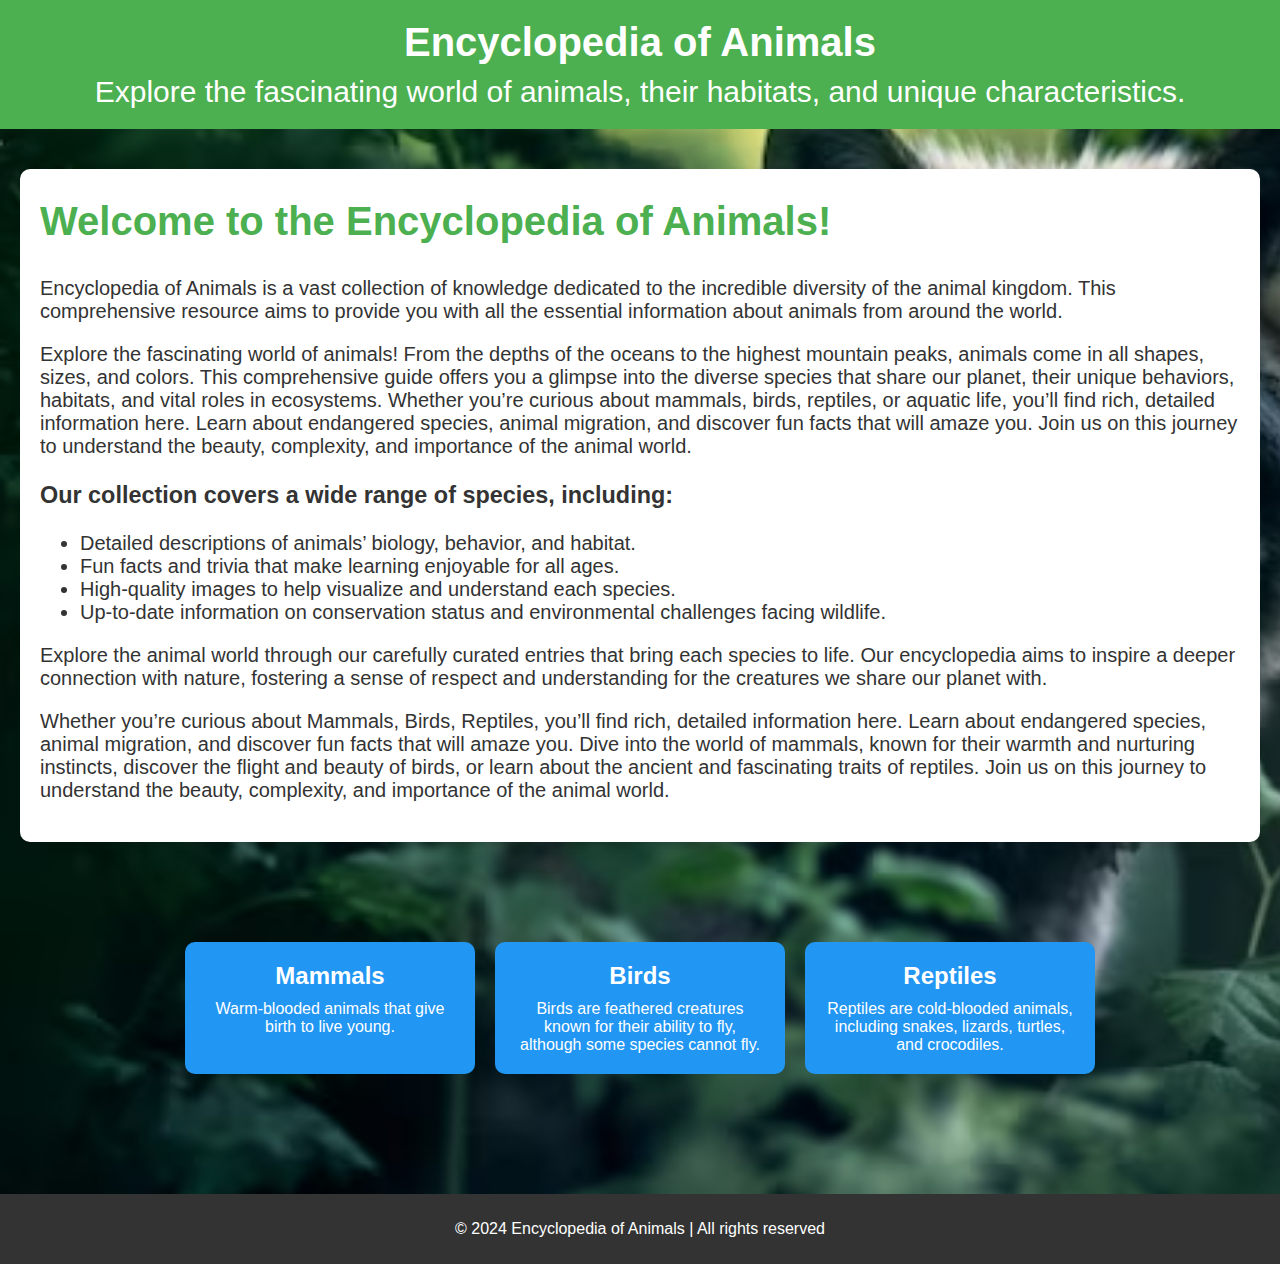
<file: index.html>
<!DOCTYPE html>
<html lang="en">
<head>
    <meta charset="UTF-8">
    <meta name="viewport" content="width=device-width, initial-scale=1.0">
    <title>Animal Encyclopedia</title>
    <link rel="stylesheet" href="index.css">
</head>
<body>
    <header>
        <h1>Encyclopedia of Animals</h1>
        <p>Explore the fascinating world of animals, their habitats, and unique characteristics.</p>
    </header>
    <main>
        <div>
        <section class="about">
            <h2>Welcome to the Encyclopedia of Animals! </h2><p> Encyclopedia of Animals is a vast collection of knowledge dedicated to the incredible diversity of the animal kingdom. This comprehensive resource aims to provide you with all the essential information about animals from around the world.</p>

            <p> Explore the fascinating world of animals! From the depths of the oceans to the highest mountain peaks, animals come in all shapes, sizes, and colors. This comprehensive guide offers you a glimpse into the diverse species that share our planet, their unique behaviors, habitats, and vital roles in ecosystems.
 Whether you’re curious about mammals, birds, reptiles, or aquatic life, you’ll find rich, detailed information here. Learn about endangered species, animal migration, and discover fun facts that will amaze you. Join us on this journey to understand the beauty, complexity, and importance of the animal world.
                
</p>                
            <h3><strong>Our collection covers a wide range of species, including:</strong></h3>
            <ul>
                <li>Detailed descriptions of animals’ biology, behavior, and habitat.</li>
                <li>Fun facts and trivia that make learning enjoyable for all ages.</li>
                <li>High-quality images to help visualize and understand each species.</li>
                <li>Up-to-date information on conservation status and environmental challenges facing wildlife.</li>
            </ul>

            <p>Explore the animal world through our carefully curated entries that bring each species to life. Our encyclopedia aims to inspire a deeper connection with nature, fostering a sense of respect and understanding for the creatures we share our planet with.</p>
            <p>Whether you’re curious about Mammals, Birds, Reptiles, you’ll find rich, detailed information here. Learn about endangered species, animal migration, and discover fun facts that will amaze you.

                Dive into the world of mammals, known for their warmth and nurturing instincts, discover the flight and beauty of birds, or learn about the ancient and fascinating traits of reptiles. Join us on this journey to understand the beauty, complexity, and importance of the animal world.
                
                </p>
        </section>
        </div>
        <section class="category">
            <a href="mammals.html" class="category-card">
                <h2>Mammals</h2>
                <p>Warm-blooded animals that give birth to live young.</p>
            </a>
            <a href="birds.html" class="category-card">
                <h2>Birds</h2>
                <p>Birds are feathered creatures known for their ability to fly, although some species cannot fly.</p>
                </a>
                <a href="reptiles.html" class="category-card">
                    <h2>Reptiles</h2>
                    <p>Reptiles are cold-blooded animals, including snakes, lizards, turtles, and crocodiles.</p>
                </a>
</section>
</main>
 <footer>
        <p>&copy; 2024 Encyclopedia of Animals | All rights reserved</p>
    </footer>
</file>
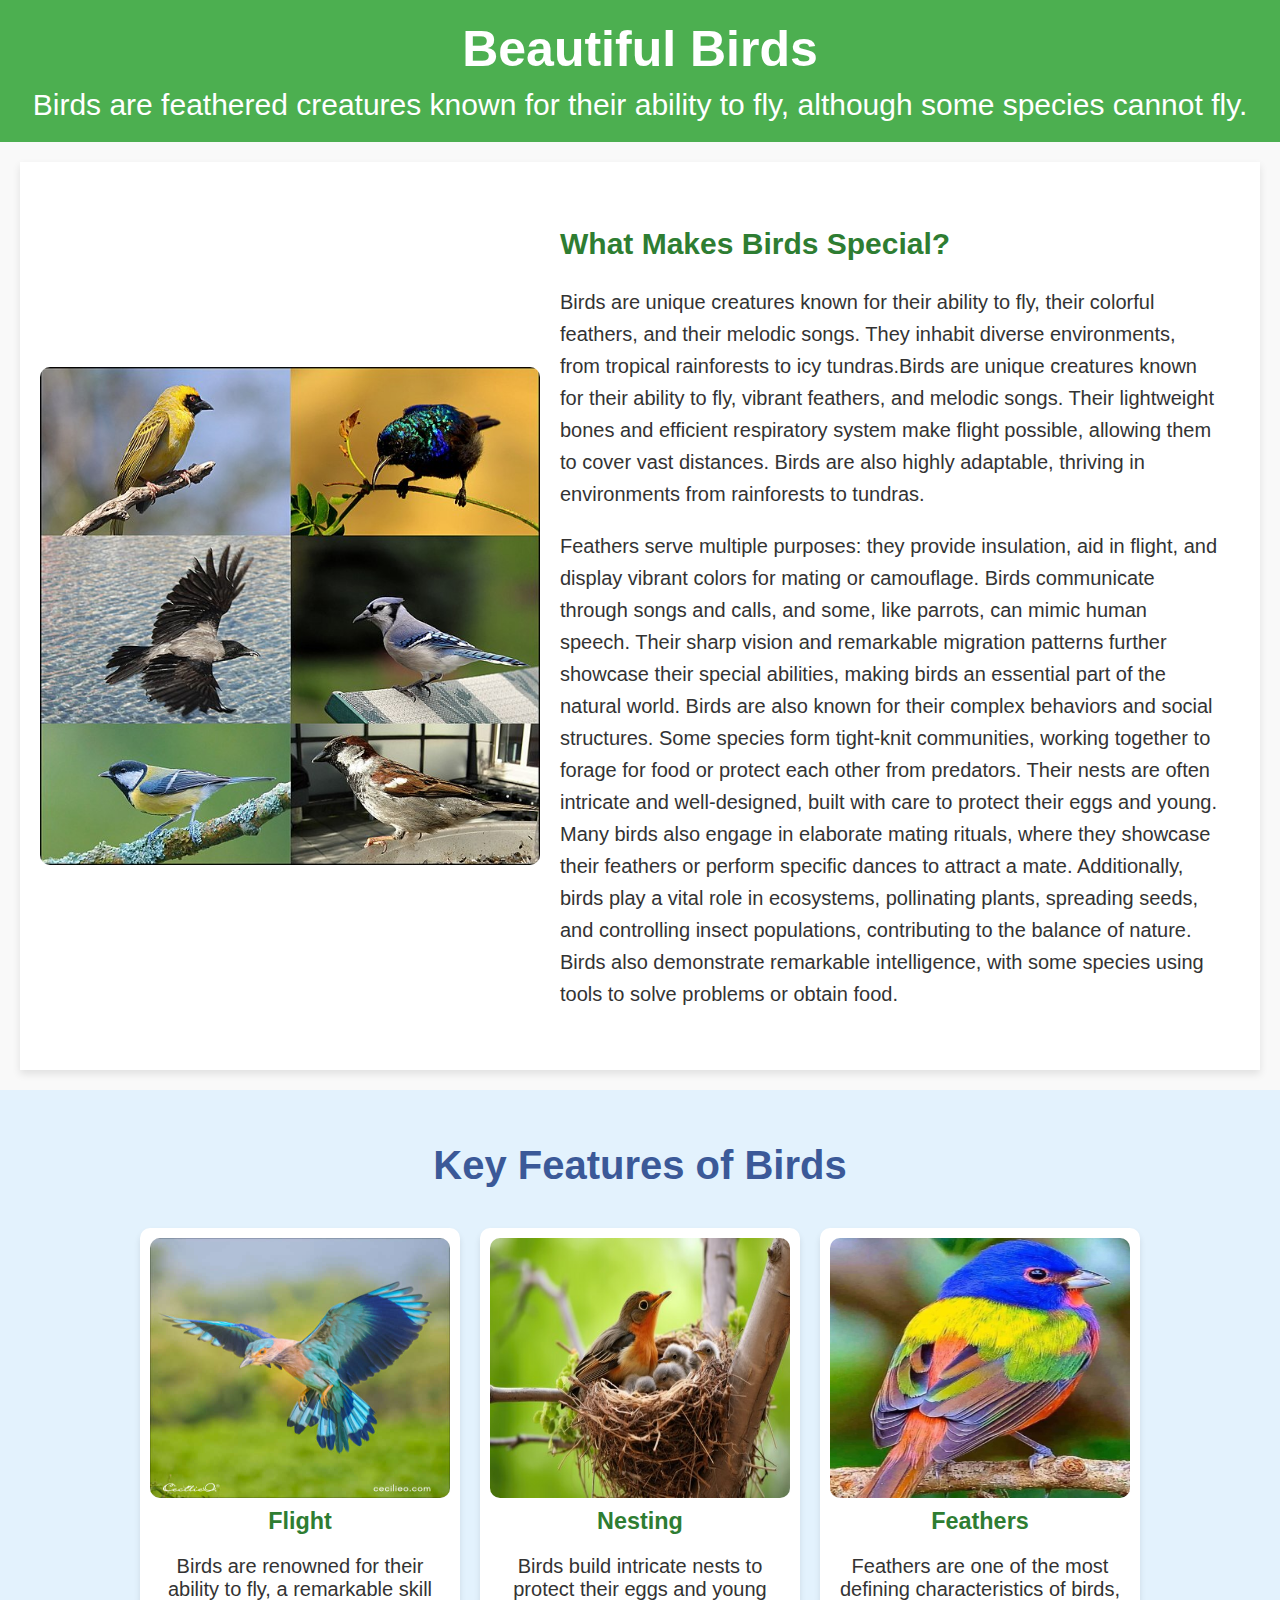
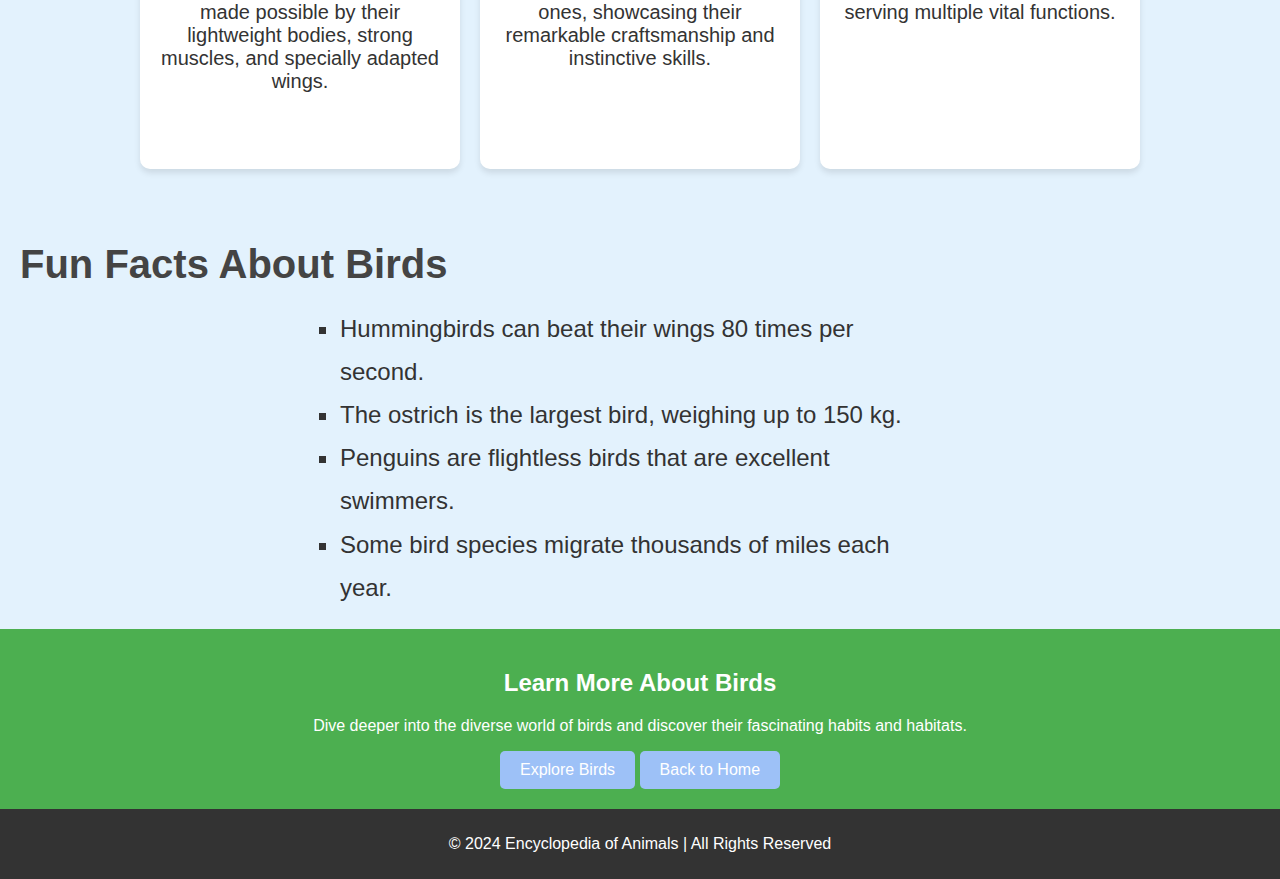
<file: birds.html>
<!DOCTYPE html>
<html lang="en">
<head>
    <meta charset="UTF-8">
    <meta name="viewport" content="width=device-width, initial-scale=1.0">
    <title>Birds | Encyclopedia of Animals</title>
    <link rel="stylesheet" href="birds.css">
</head>
<body>
    <header class="header">
        <h1>Beautiful Birds</h1>
      <p>Birds are feathered creatures known for their ability to fly, although some species cannot fly.</p>

    </header>

    <main>
        <!-- Hero Section -->
        <section class="hero">
            <img src="jai.jpg"Birds in the wild" class="hero-img">
            <div class="hero-text">
                <h2>What Makes Birds Special?</h2>
                <p>Birds are unique creatures known for their ability to fly, their colorful feathers, and their melodic songs. They inhabit diverse environments, from tropical rainforests to icy tundras.Birds are unique creatures known for their ability to fly, vibrant feathers, and melodic songs. Their lightweight bones and efficient respiratory system make flight possible, allowing them to cover vast distances. Birds are also highly adaptable, thriving in environments from rainforests to tundras.</p>
 <p>Feathers serve multiple purposes: they provide insulation, aid in flight, and display vibrant colors for mating or camouflage. Birds communicate through songs and calls, and some, like parrots, can mimic human speech. Their sharp vision and remarkable migration patterns further showcase their special abilities, making birds an essential part of the natural world.
    Birds are also known for their complex behaviors and social structures. Some species form tight-knit communities, working together to forage for food or protect each other from predators. Their nests are often intricate and well-designed, built with care to protect their eggs and young. Many birds also engage in elaborate mating rituals, where they showcase their feathers or perform specific dances to attract a mate. Additionally, birds play a vital role in ecosystems, pollinating plants, spreading seeds, and controlling insect populations, contributing to the balance of nature.
    Birds also demonstrate remarkable intelligence, with some species using tools to solve problems or obtain food. </p>
            </div>
        </section>

        <!-- Key Features Section -->
        <section class="features">
            <h2>Key Features of Birds</h2>
            <div class="feature-cards">
                <div class="card">
                    <img src="flight.jpg" alt="Bird in flight" class="card-2img">
                    <h3>Flight</h3>
                    <p>Birds are renowned for their ability to fly, a remarkable skill made possible by their lightweight bodies, strong muscles, and specially adapted wings.</p>
                </div>
                <div class="card">
                    <img src="nest.jpg" alt="Bird's nest" class="card-2img">
                    <h3>Nesting</h3>
                    <p>Birds build intricate nests to protect their eggs and young ones, showcasing their remarkable craftsmanship and instinctive skills. 
 </p>
                </div>
                <div class="card">
                    <img src="feathers.jpg" alt="Colorful feathers" class="card-2img">
                    <h3>Feathers</h3>
                    <p>Feathers are one of the most defining characteristics of birds, serving multiple vital functions. 
  </p>
                </div>
            </div>
        </section>
        <!-- Fun Facts Section -->
        <div class="fun-facts">
            <h2>Fun Facts About Birds</h2>
          <ul>
                <li>Hummingbirds can beat their wings 80 times per second.</li>
                <li>The ostrich is the largest bird, weighing up to 150 kg.</li>
                <li>Penguins are flightless birds that are excellent swimmers.</li>
                <li>Some bird species migrate thousands of miles each year.</li>
            </ul>
        </div>
        <!-- Call-to-Action Section -->
        <section class="cta">
            <h2>Learn More About Birds</h2>
            <p>Dive deeper into the diverse world of birds and discover their fascinating habits and habitats.</p>
            <a href="https://www.nationalgeographic.com/animals/birds" class="cta-button">Explore Birds</a>
            <a   href="index.html" class="homebutton">Back to Home</a>
        </section>
    </main>

    <footer>
        <p>&copy; 2024 Encyclopedia of Animals | All Rights Reserved</p>
    </footer>
</body>
</html>
</file>
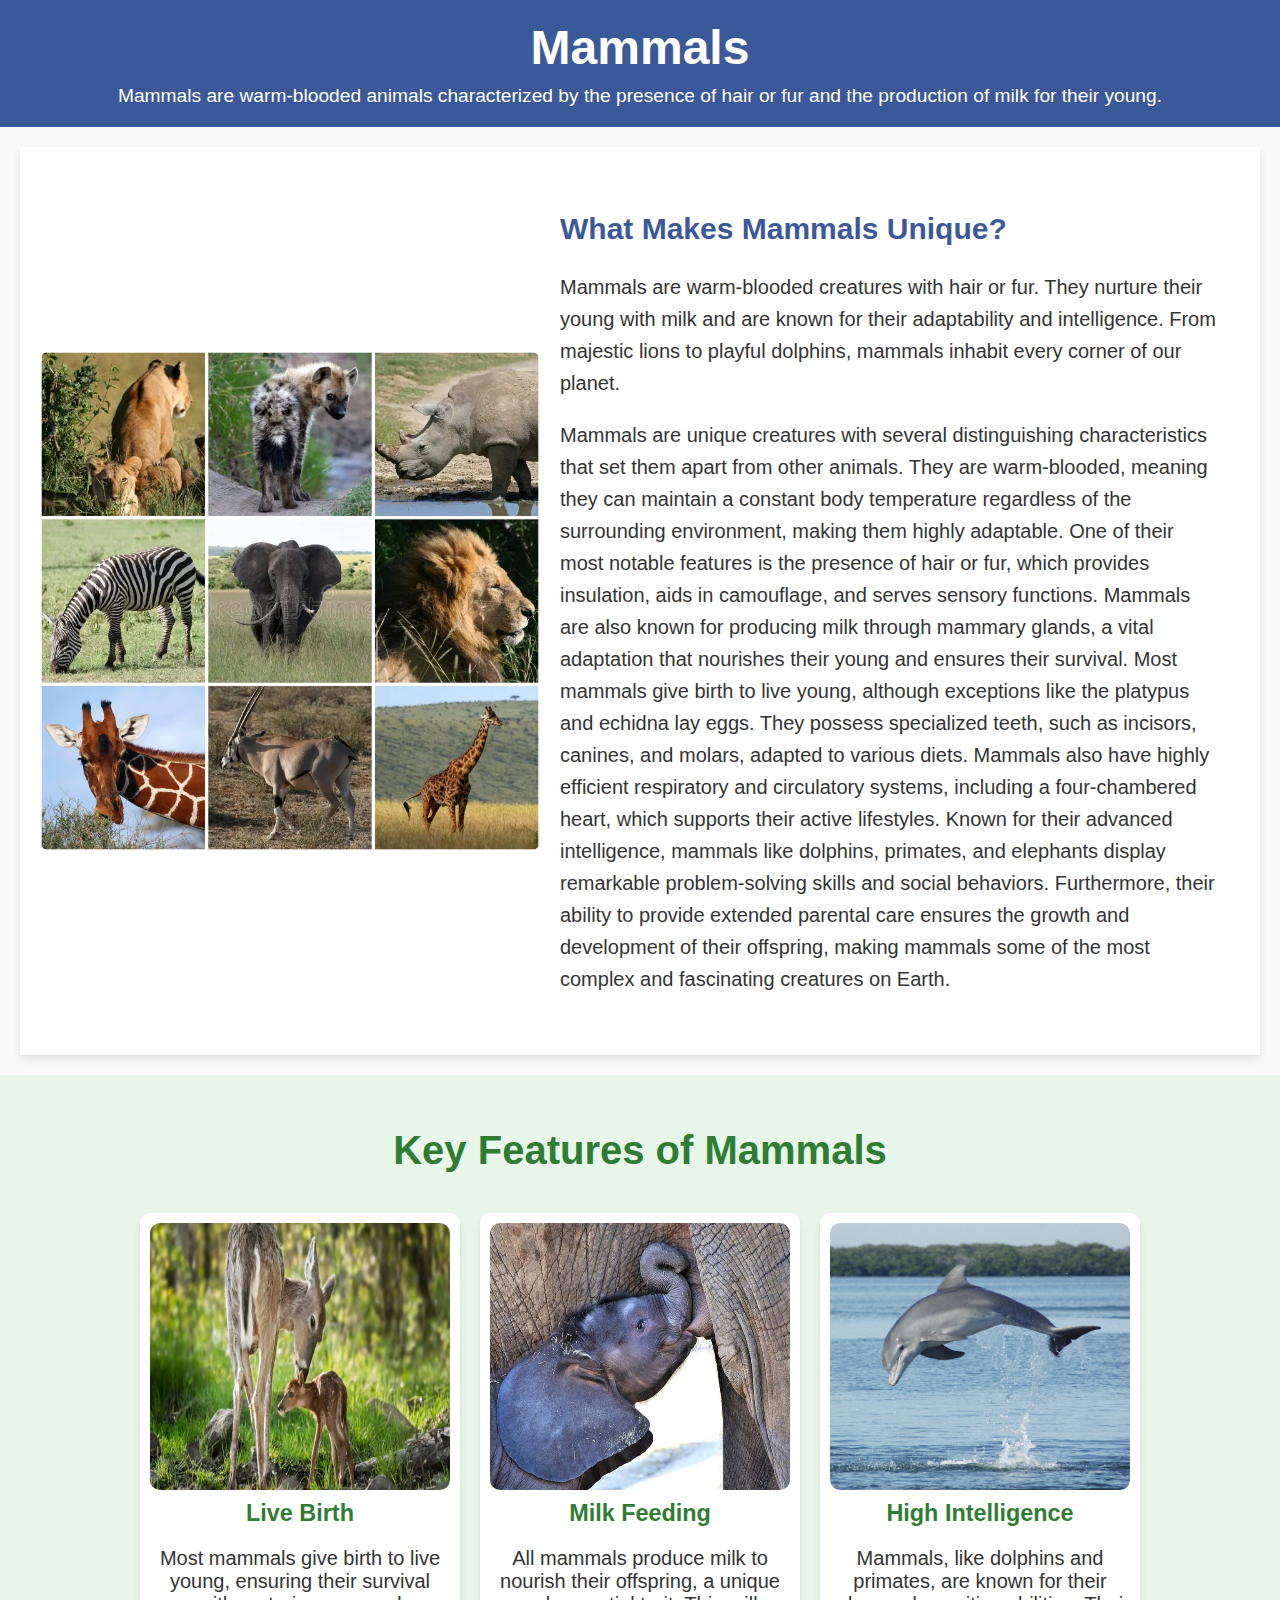
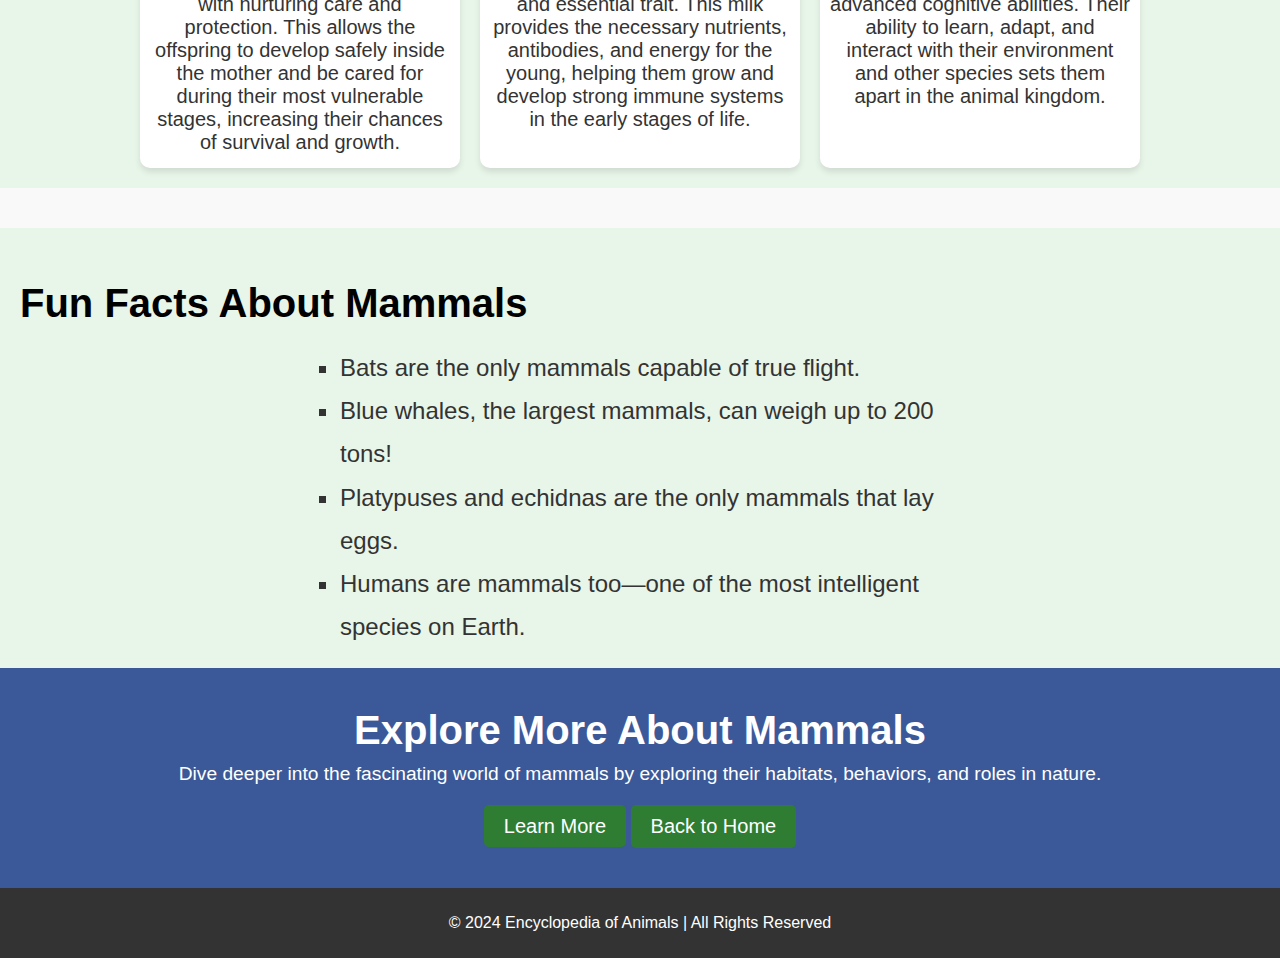
<file: mammals.html>
<!DOCTYPE html>
<html lang="en">
<head>
    <meta charset="UTF-8">
    <meta name="viewport" content="width=device-width, initial-scale=1.0">
    <title>Mammals | Encyclopedia of Animals</title>
    <link rel="stylesheet" href="mammals.css">
</head>
<body>
    <header class="header">
        <h1>Mammals</h1>
          <p>Mammals are warm-blooded animals characterized by the presence of hair or fur and the production of milk for their young.</p>
      
    </header>

    <main>
        <!-- Hero Section -->
        <section class="hero">
            <img src="mammals.webp" alt="Mammals in the wild" class="hero-img">
            <div class="hero-text">
                <h2>What Makes Mammals Unique?</h2>
                <p>Mammals are warm-blooded creatures with hair or fur. They nurture their young with milk and are known for their adaptability and intelligence. From majestic lions to playful dolphins, mammals inhabit every corner of our planet.</p>
                <p>Mammals are unique creatures with several distinguishing characteristics that set them apart from other animals. They are warm-blooded, meaning they can maintain a constant body temperature regardless of the surrounding environment, making them highly adaptable. One of their most notable features is the presence of hair or fur, which provides insulation, aids in camouflage, and serves sensory functions. Mammals are also known for producing milk through mammary glands, a vital adaptation that nourishes their young and ensures their survival. Most mammals give birth to live young, although exceptions like the platypus and echidna lay eggs. They possess specialized teeth, such as incisors, canines, and molars, adapted to various diets. Mammals also have highly efficient respiratory and circulatory systems, including a four-chambered heart, which supports their active lifestyles. Known for their advanced intelligence, mammals like dolphins, primates, and elephants display remarkable problem-solving skills and social behaviors. Furthermore, their ability to provide extended parental care ensures the growth and development of their offspring, making mammals some of the most complex and fascinating creatures on Earth.</p>
            </div>
        </section>

        <!-- Key Features Section -->
        <section class="features">
            <h2>Key Features of Mammals</h2>
            <div class="feature-cards">
                <div class="card">
                    <img src="deer.webp" alt="Live Birth" class="card-2img">
                    <h3>Live Birth</h3>
                    <p> Most mammals give birth to live young, ensuring their survival with nurturing care and protection. This allows the offspring to develop safely inside the mother and be cared for during their most vulnerable stages, increasing their chances of survival and growth.</p>
                </div>
                <div class="card">
                    <img src="ele.jpg" alt="Milk Feeding" class="card-2img">
                    <h3>Milk Feeding</h3>
                    <p>All mammals produce milk to nourish their offspring, a unique and essential trait. This milk provides the necessary nutrients, antibodies, and energy for the young, helping them grow and develop strong immune systems in the early stages of life.
                    </p>
                </div>
                <div class="card">
                    <img src="dolphin.jpg" alt="Intelligence" class="card-2img">
                    <h3>High Intelligence</h3>
                    <p>Mammals, like dolphins and primates, are known for their advanced cognitive abilities. Their ability to learn, adapt, and interact with their environment and other species sets them apart in the animal kingdom.
</p>
                </div>
            </div>
        </section>

        <!-- Fun Facts Section -->
        <section class="fun-facts">
            <h2>Fun Facts About Mammals</h2>
            <ul>
                <li>Bats are the only mammals capable of true flight.</li>
                <li>Blue whales, the largest mammals, can weigh up to 200 tons!</li>
                <li>Platypuses and echidnas are the only mammals that lay eggs.</li>
                <li>Humans are mammals too—one of the most intelligent species on Earth.</li>
            </ul>
        </section>

        <!-- Call-to-Action Section -->
        <section class="cta">
            <h2>Explore More About Mammals</h2>
            <p>Dive deeper into the fascinating world of mammals by exploring their habitats, behaviors, and roles in nature.</p>
            <a href="https://kids.nationalgeographic.com/animals/mammals" class="cta-button">Learn More</a>
            <a href="index.html" class="homebutton">Back to Home</a>
        </section>
    </main>

    <footer>
        <p>&copy; 2024 Encyclopedia of Animals | All Rights Reserved</p>
    </footer>
</body>
</html>
</file>
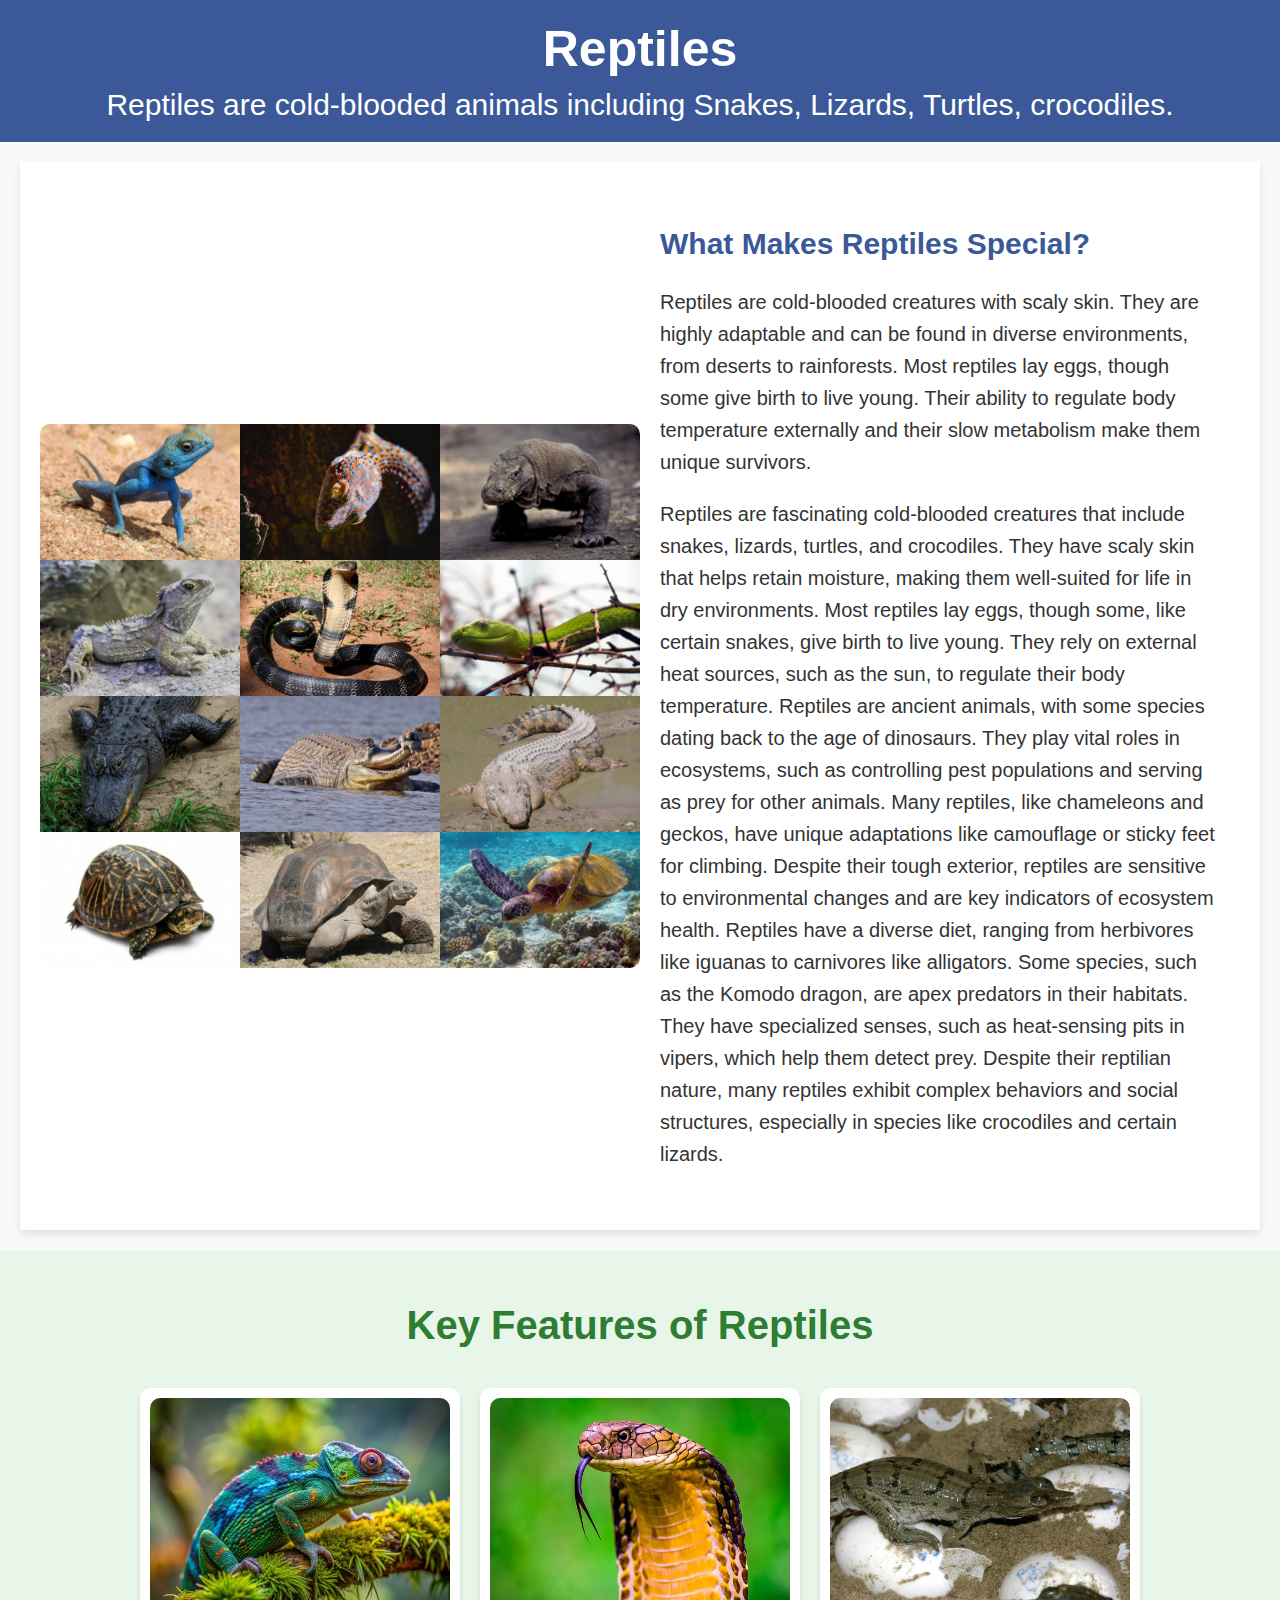
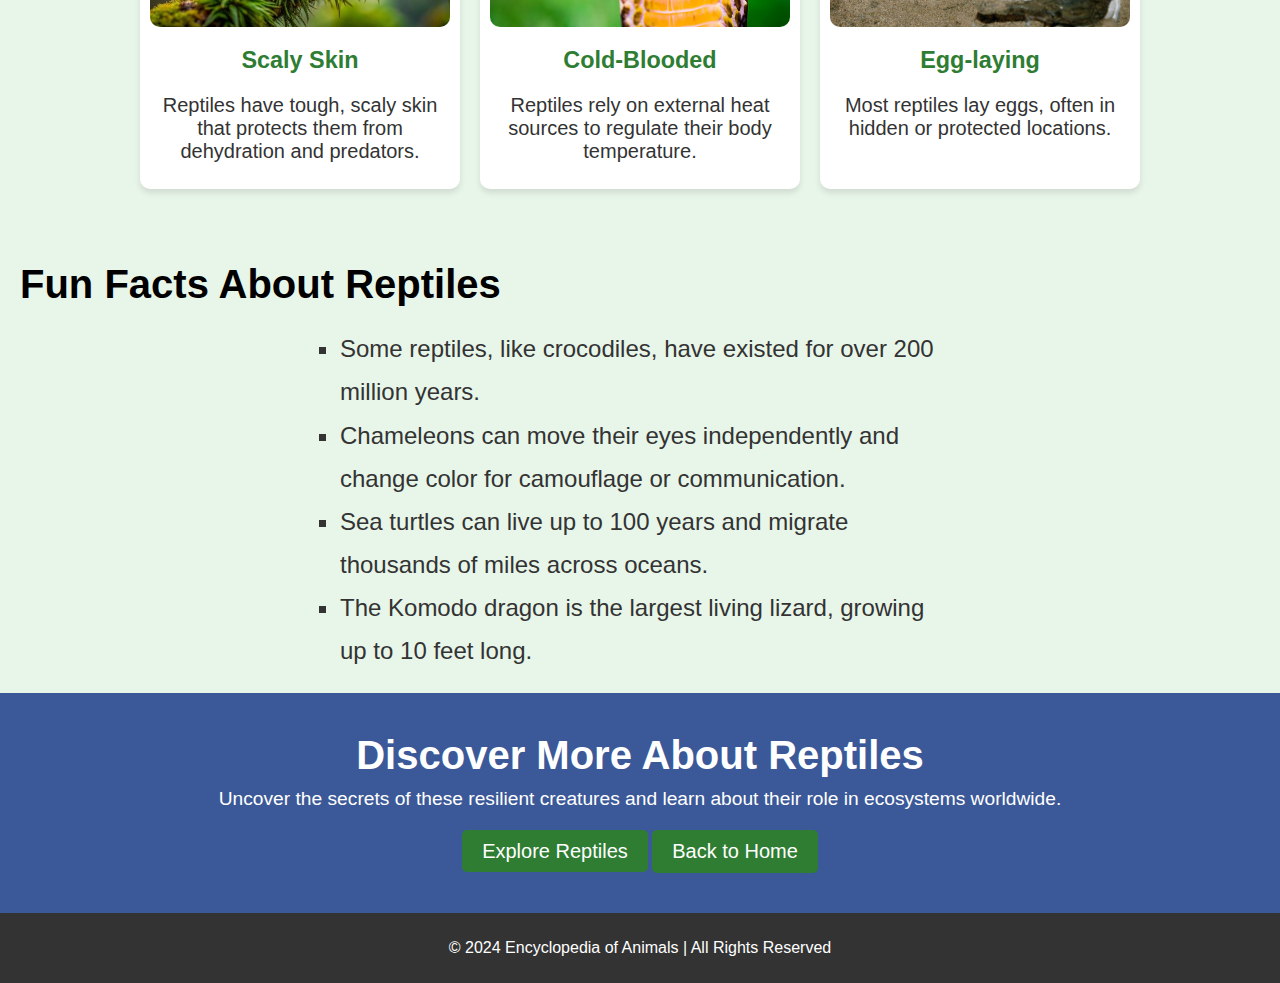
<file: reptiles.html>
</html>
<!DOCTYPE html>
<html lang="en">
<head>
    <meta charset="UTF-8">
    <meta name="viewport" content="width=device-width, initial-scale=1.0">
    <title>Reptiles | Encyclopedia of Animals</title>
    <link rel="stylesheet" href="reptiles.css">
</head>
<body>
    <header class="header">
        <h1>Reptiles</h1>
        <p>Reptiles are cold-blooded animals including Snakes, Lizards, Turtles, crocodiles.</p>
    </header>

    <main>
        <!-- Hero Section -->
        <section class="hero">
            <img src="reptiles.jpg" 
                 alt="Reptiles in the wild" class="hero-img">
            <div class="hero-text">
                <h2>What Makes Reptiles Special?</h2>
                <p>Reptiles are cold-blooded creatures with scaly skin. They are highly adaptable and can be found in diverse environments, from deserts to rainforests. Most reptiles lay eggs, though some give birth to live young. Their ability to regulate body temperature externally and their slow metabolism make them unique survivors.</p>
          <p>Reptiles are fascinating cold-blooded creatures that include snakes, lizards, turtles, and crocodiles. They have scaly skin that helps retain moisture, making them well-suited for life in dry environments. Most reptiles lay eggs, though some, like certain snakes, give birth to live young. They rely on external heat sources, such as the sun, to regulate their body temperature.
Reptiles are ancient animals, with some species dating back to the age of dinosaurs. They play vital roles in ecosystems, such as controlling pest populations and serving as prey for other animals. Many reptiles, like chameleons and geckos, have unique adaptations like camouflage or sticky feet for climbing. Despite their tough exterior, reptiles are sensitive to environmental changes and are key indicators of ecosystem health.
Reptiles have a diverse diet, ranging from herbivores like iguanas to carnivores like alligators. Some species, such as the Komodo dragon, are apex predators in their habitats. They have specialized senses, such as heat-sensing pits in vipers, which help them detect prey. Despite their reptilian nature, many reptiles exhibit complex behaviors and social structures, especially in species like crocodiles and certain lizards.</p>  </div>
        </section>

        <!-- Key Features Section -->
        <section class="features">
            <h2>Key Features of Reptiles</h2>
            <div class="feature-cards">
                <div class="card">
                    <img src="chomeleon.jpg" 
                         alt="Scaly skin" class="card-img">
                    <h3>Scaly Skin</h3>
                    <p>Reptiles have tough, scaly skin that protects them from dehydration and predators.</p>
                </div>
                <div class="card">
                    <img src="snake.webp" 
                         alt="Cold-blooded" class="card-img">
                    <h3>Cold-Blooded</h3>
                    <p>Reptiles rely on external heat sources to regulate their body temperature.</p>
                </div>
                <div class="card">
                    <img src="egg.jpg" 
                         alt="Egg-laying" class="card-img">
                    <h3>Egg-laying</h3>
                    <p>Most reptiles lay eggs, often in hidden or protected locations.</p>
                </div>
            </div>
        </section>

        <!-- Fun Facts Section -->
        <section class="fun-facts">
            <h2>Fun Facts About Reptiles</h2>
            <ul>
                <li>Some reptiles, like crocodiles, have existed for over 200 million years.</li>
                <li>Chameleons can move their eyes independently and change color for camouflage or communication.</li>
                <li>Sea turtles can live up to 100 years and migrate thousands of miles across oceans.</li>
                <li>The Komodo dragon is the largest living lizard, growing up to 10 feet long.</li>
            </ul>
        </section>

        <!-- Call-to-Action Section -->
        <section class="cta">
            <h2>Discover More About Reptiles</h2>
            <p>Uncover the secrets of these resilient creatures and learn about their role in ecosystems worldwide.</p>
            <a href="https://www.nationalgeographic.com/animals/reptiles/" class="cta-button">Explore Reptiles</a>
            <a href="index.html" class="homebutton">Back to Home</a>
        </section>
    </main>

    <footer>
        <p>&copy; 2024 Encyclopedia of Animals | All Rights Reserved</p>
    </footer>
</body>
</html>
</file>
<file: index.css>
/* General Styles */
body {
    font-family: Arial, sans-serif;
    margin: 0;
    padding: 0;
    background-color: #f5f5f5;
    color: #333;
    background-image: url('ami.avif');
    background-size: cover;
}

header {
    background: #4caf50;
    color: white;
    text-align: center;
    padding: 20px;
}
h1 {
    margin: 0;
    font-size: 40px;
}

header p {
    margin: 10px 0 0;
    font-size: 30px;
}

main {
    padding: 20px;
}

.category {
    display: flex;
    justify-content: center;
    gap: 20px;
    flex-wrap: wrap;
    padding-top: 80px;
}

.category-card {
    text-decoration: none;
    color: white;
    background: #2196f3;
    padding: 20px;
    border-radius: 10px;
    width: 250px;
    text-align: center;
    transition: transform 0.3s, background-color 0.3s;
}

.category-card:hover {
    background: #1976d2;
    transform: scale(1.05);
}

.category-card h2 {
    margin: 0;
    font-size: 1.5em;
}

.category-card p {
    margin: 10px 0 0;
    font-size: 16px;
}
.about {
    background-color: #ffffff;
    border-radius: 10px;
    padding: 20px;
    margin: 20px 0;
    box-shadow: 0 4px 8px rgba(0, 0, 0, 0.1);
    font-size:20px;
}
.about h2 {
    font-size: 2em;
    color: #4caf50;
    margin-top: 10px;
}
footer {
    text-align: center;
    background: #333;
    color: white;
    padding: 10px 0;
    margin-top: 100px;
}
</file>
<file: birds.css>
/* General Styles */
body {
  font-family: Arial, sans-serif;
  margin: 0;
  padding: 0;
  background-color: #f9f9f9;
  color: #333;
}

.header {
  text-align: center;
  background-color: #4caf50; /* Green header background */
  color: #fff;
  padding: 20px 0;
}
header h1{
  font-size: 50px;
margin: 0;
}
header p{
  font-size: 30px;
  margin: 10px 0 0;
}
.hero {
  display: flex;
  flex-wrap: wrap;
  align-items: center;
  padding: 20px;
  box-shadow: 0 4px 8px rgba(0, 0, 0, 0.1);
    margin: 20px;
    background: #ffffff;

}

.hero-img {
  width: 50%;
  border-radius: 10px;
  margin: auto;
  max-width: 500px;
 
}

.hero-text {
  flex: 1;
  padding: 20px;
}
.hero-text h2{
  font-size: 30px;
  color:#2e7d32;
}
.hero-text p{
  line-height: 1.6;
  font-size: 20px;
}

.features {
  padding: 20px;
  background-color: #e3f2fd; /* Light blue for the features section */
  text-align: center;
}

.features h2 {
  color: #3b5998; /* Blue for section title */
  font-size: 40px;
  margin-bottom: 40px;
}

.feature-cards {
  display: flex;
  justify-content: center;
  flex-wrap: wrap;
  gap:20px;
}

.card {
  background-color: white;
  border-radius: 10px;
  box-shadow: 0 4px 6px rgba(0, 0, 0, 0.1);
  padding: 10px;
  text-align: center;
  width: 300px;
  font-size: 20px;
  
}
.card h3{
  color: #2e7d32;
  margin: 10px 0;
}

.card-img {
  width: 100%;
  border-radius: 10px;
  margin-bottom: 10px;
  height: 60%;
}

.fun-facts {
  padding: 20px;
  background-color:  #e3f2fd; /* Yellow for fun facts */

}

.fun-facts h2 {
  text-align: left;
  color: #444;
  font-size: 40px;
  margin-bottom: 20px;
}

.fun-facts ul {
  list-style-type: square;
  padding-left: 0px;
  font-size: 1.5em;
  margin: 0 auto;
  max-width: 600px;
  line-height: 1.8;
}

.cta {
  text-align: center;
  padding: 20px;
  background-color: #4caf50 ; /* Blue for CTA */
  color: white;
}

.cta-button {
  text-decoration: none;
  color: white;
  background-color: #9dc1f7 ; /* Orange for button */
  padding: 10px 20px;
  border-radius: 5px;
  display: inline-block;
}
.homebutton{
  text-decoration: none;
  color: white;
  background-color: #9dc1f7 ; /* Orange for button */
  padding: 10px 20px;
  border-radius: 5px;
  display: inline-block;
  

}

.cta-button:hover {
  background-color: #f44336; /* Red on hover */
}
.homebutton:hover{
  background-color:#f44336 ;
}

footer {
  text-align: center;
  padding: 10px;
  background-color: #333;
  color: white;
}
.card-2img{
    display: flex;
    justify-content: center;
    flex-wrap: wrap;
    gap: 20px;
    height: 50%;
    width: 100%;
    border-radius: 10px;
    font-size: 30px;
  }
</file>
<file: mammals.css>
/* General Styles */
body {
  font-family: Arial, sans-serif;
  margin: 0;
  padding: 0;
  color: #333;
  background-color: #f9f9f9;
}

header {
  background: #3b5998;
  color: white;
  text-align: center;
  padding: 20px 0;
}

header h1 {
  font-size: 3em;
  margin: 0;
}

header p {
  font-size: 1.2em;
  margin: 10px 0 0;
}

/* Hero Section */
.hero {
  display: flex;
  flex-wrap: wrap;
  align-items: center;
  padding: 20px;
  background: #ffffff;
  box-shadow: 0 4px 8px rgba(0, 0, 0, 0.1);
  margin: 20px;
}

.hero-img {
  width: 50%;
  max-width: 500px;
  border-radius: 10px;
  margin: auto;
}

.hero-text {
  flex: 1;
  padding: 20px;
}

.hero-text h2 {
  font-size: 30px;
  color: #3b5998;
}

.hero-text p {
  line-height: 1.6;
  font-size:20px
}

/* Key Features Section */
.features {
  padding: 20px;
  text-align: center;
  background: #e8f5e9;
  margin-bottom: 40px;
}

.features h2 {
  font-size: 40px;
  margin-bottom: 40px;
  color: #2e7d32;
}

.feature-cards {
  display: flex;
  justify-content: center;
  flex-wrap: wrap;
  gap: 20px;
}

.card {
  background: white;
  border-radius: 10px;
  box-shadow: 0 4px 6px rgba(0, 0, 0, 0.1);
  text-align: center;
  padding: 10px;
  width: 300px;
  font-size: 20px;
}

.card-img {
  width: 100%;
  border-radius: 10px;
  margin-bottom: 10px;
}

.card h3 {
  color: #2e7d32;
  margin: 10px 0;
}

/* Fun Facts Section */
.fun-facts {
  background: #e8f5e9;
  padding: 20px;
}

.fun-facts h2 {
  font-size: 2.5em;
  color: black;
  text-align: left;
  margin-bottom: 20px;
}

.fun-facts ul {
  list-style-type: square;
  margin: 0 auto;
  max-width: 600px;
  font-size: 1.5em;
  padding-left: 0px;
  line-height: 1.8;
  
}



/* CTA Section */
.cta {
  background: #3b5998;
  color: white;
  text-align: center;
  padding: 40px 20px;
}

.cta h2 {
  font-size: 2.5em;
  margin: 0 0 10px;
}

.cta p {
  font-size: 1.2em;
  margin: 10px 0 20px;
}

.cta-button {
  background: #2e7d32;
  color: white;
  text-decoration: none;
  padding: 10px 20px;
  border-radius: 5px;
  font-size: 20px;
  transition: background 0.3s;
}

.cta-button:hover, .homebutton:hover {
  background: #1b5e20;
}

/* Footer */
footer {
  text-align: center;
  background: #333;
  color: white;
  padding: 10px 0;
}
.card-2img {
  display: flex;
  justify-content: center;
  flex-wrap: wrap;
  gap: 20px;
  height: 50%;
  width: 100%;
  border-radius: 10px;
  font-size: 30px;
}
.homebutton{
  text-decoration: none;
  color: white;
  background-color: #2e7d32 ; /* Orange for button */
  padding: 10px 20px;
  border-radius: 5px;
  display: inline-block;
font-size: 20px;
</file>
<file: reptiles.css>
/* General Styles */
body {
    font-family: Arial, sans-serif;
    margin: 0;
    padding: 0;
    color: #333;
    background-color: #f9f9f9;
  }
  
  header {
    background: #3b5998;
    color: white;
    text-align: center;
    padding: 20px 0;
  }
  
  header h1 {
    font-size: 50px;
    margin: 0;
  }
  
  header p {
    font-size: 30px;
    margin: 10px 0 0;
  }
  
  /* Hero Section */
  .hero {
    display: flex;
    flex-wrap: wrap;
    align-items: center;
    padding: 20px;
    background: #ffffff;
    box-shadow: 0 4px 8px rgba(0, 0, 0, 0.1);
    margin: 20px;
  }
  
  .hero-img {
    width: 90%;
    max-width: 600px;
    border-radius: 10px;
    margin: auto;
  }
  
  .hero-text {
    flex: 1;
    padding: 20px;
  }
  
  .hero-text h2 {
    font-size: 30px;
    color: #3b5998;
  }
  
  .hero-text p {
    line-height: 1.6;
    font-size: 20px;
  }
  
  /* Key Features Section */
  .features {
    padding: 20px;
    text-align: center;
    background: #e8f5e9;
  }
  
  .features h2 {
    font-size: 40px;
    margin-bottom: 40px;
    color: #2e7d32;
  }
  
  .feature-cards {
    display: flex;
    justify-content: center;
    flex-wrap: wrap;
    gap: 20px;
  }
  
  .card {
    background: white;
    border-radius: 10px;
    box-shadow: 0 4px 6px rgba(0, 0, 0, 0.1);
    text-align: center;
    padding: 10px;
    width: 300px;
    font-size: 20px;
  }
  
  .card-img {
    width: 100%;
    border-radius: 10px;
    margin-bottom: 10px;
    height: 60%;
  }
  
  .card h3 {
    color: #2e7d32;
    margin: 10px 0;
  }
  
  /* Fun Facts Section */
  .fun-facts {
    background: #e8f5e9;
    padding: 20px;
  }
  
  .fun-facts h2 {
    font-size: 2.5em;
    color: black;
    text-align: left;
    margin-bottom: 20px;
  }
  
  .fun-facts ul {
    list-style-type: square;
    margin: 0 auto;
    max-width: 600px;
    font-size: 1.5em;
    padding-left: 0px;
    line-height: 1.8;
    
  }
  
  
  
  /* CTA Section */
  .cta {
    background: #3b5998;
    color: white;
    text-align: center;
    padding: 40px 20px;
  }
  
  .cta h2 {
    font-size: 2.5em;
    margin: 0 0 10px;
  }
  
  .cta p {
    font-size: 1.2em;
    margin: 10px 0 20px;
  }
  
  .cta-button {
    background: #2e7d32;
    color: white;
    text-decoration: none;
    padding: 10px 20px;
    border-radius: 5px;
    font-size: 20px;
    transition: background 0.3s;
  }
  
  .cta-button:hover, .homebutton:hover {
    background: #1b5e20;
  }
  
  /* Footer */
  footer {
    text-align: center;
    background: #333;
    color: white;
    padding: 10px 0;
  }
  .card-2img {
    display: flex;
    justify-content: center;
    flex-wrap: wrap;
    gap: 20px;
    height: 50%;
    width: 100%;
    border-radius: 10px;
    font-size: 30px;
  }
  .homebutton{
    text-decoration:none;
    color: white;
    background-color: #2e7d32 ; /* Orange for button */
    padding: 10px 20px;
    border-radius: 5px;
    display: inline-block;
    font-size:20px;
  }
</file>
